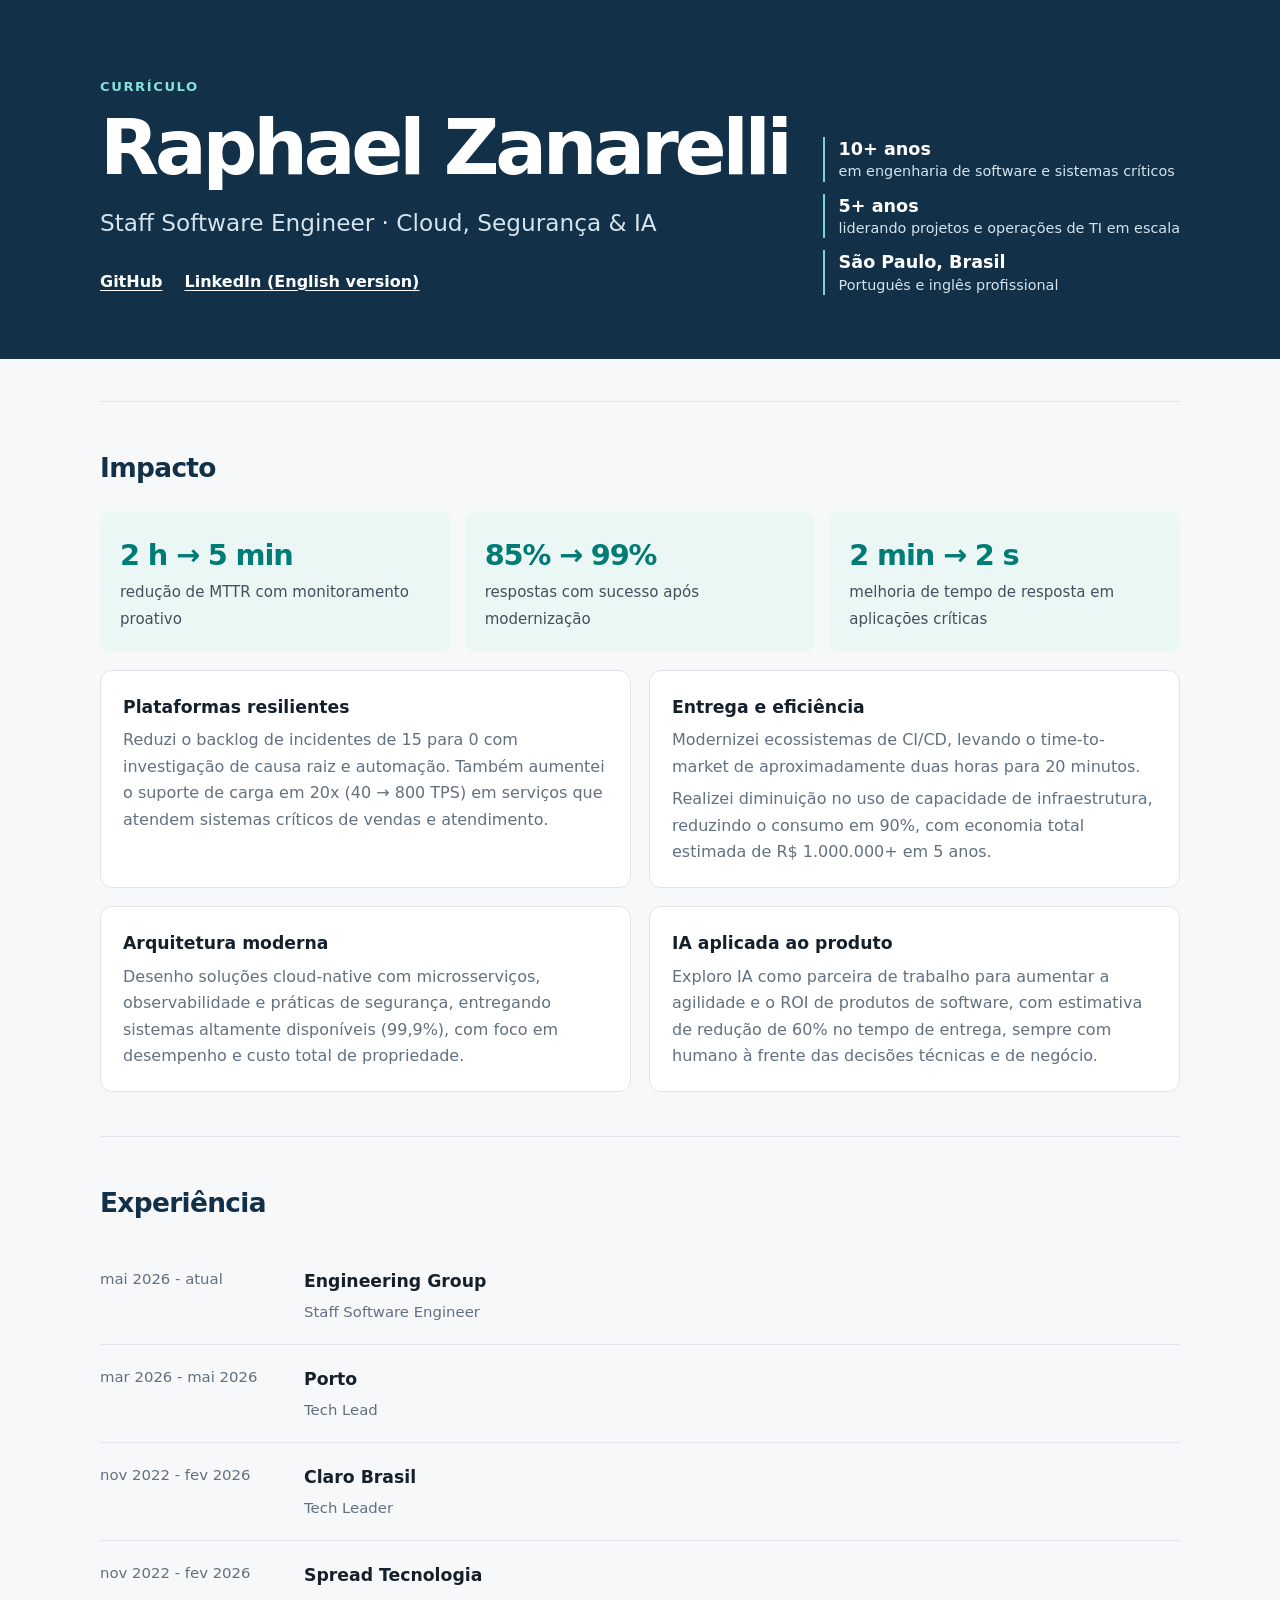
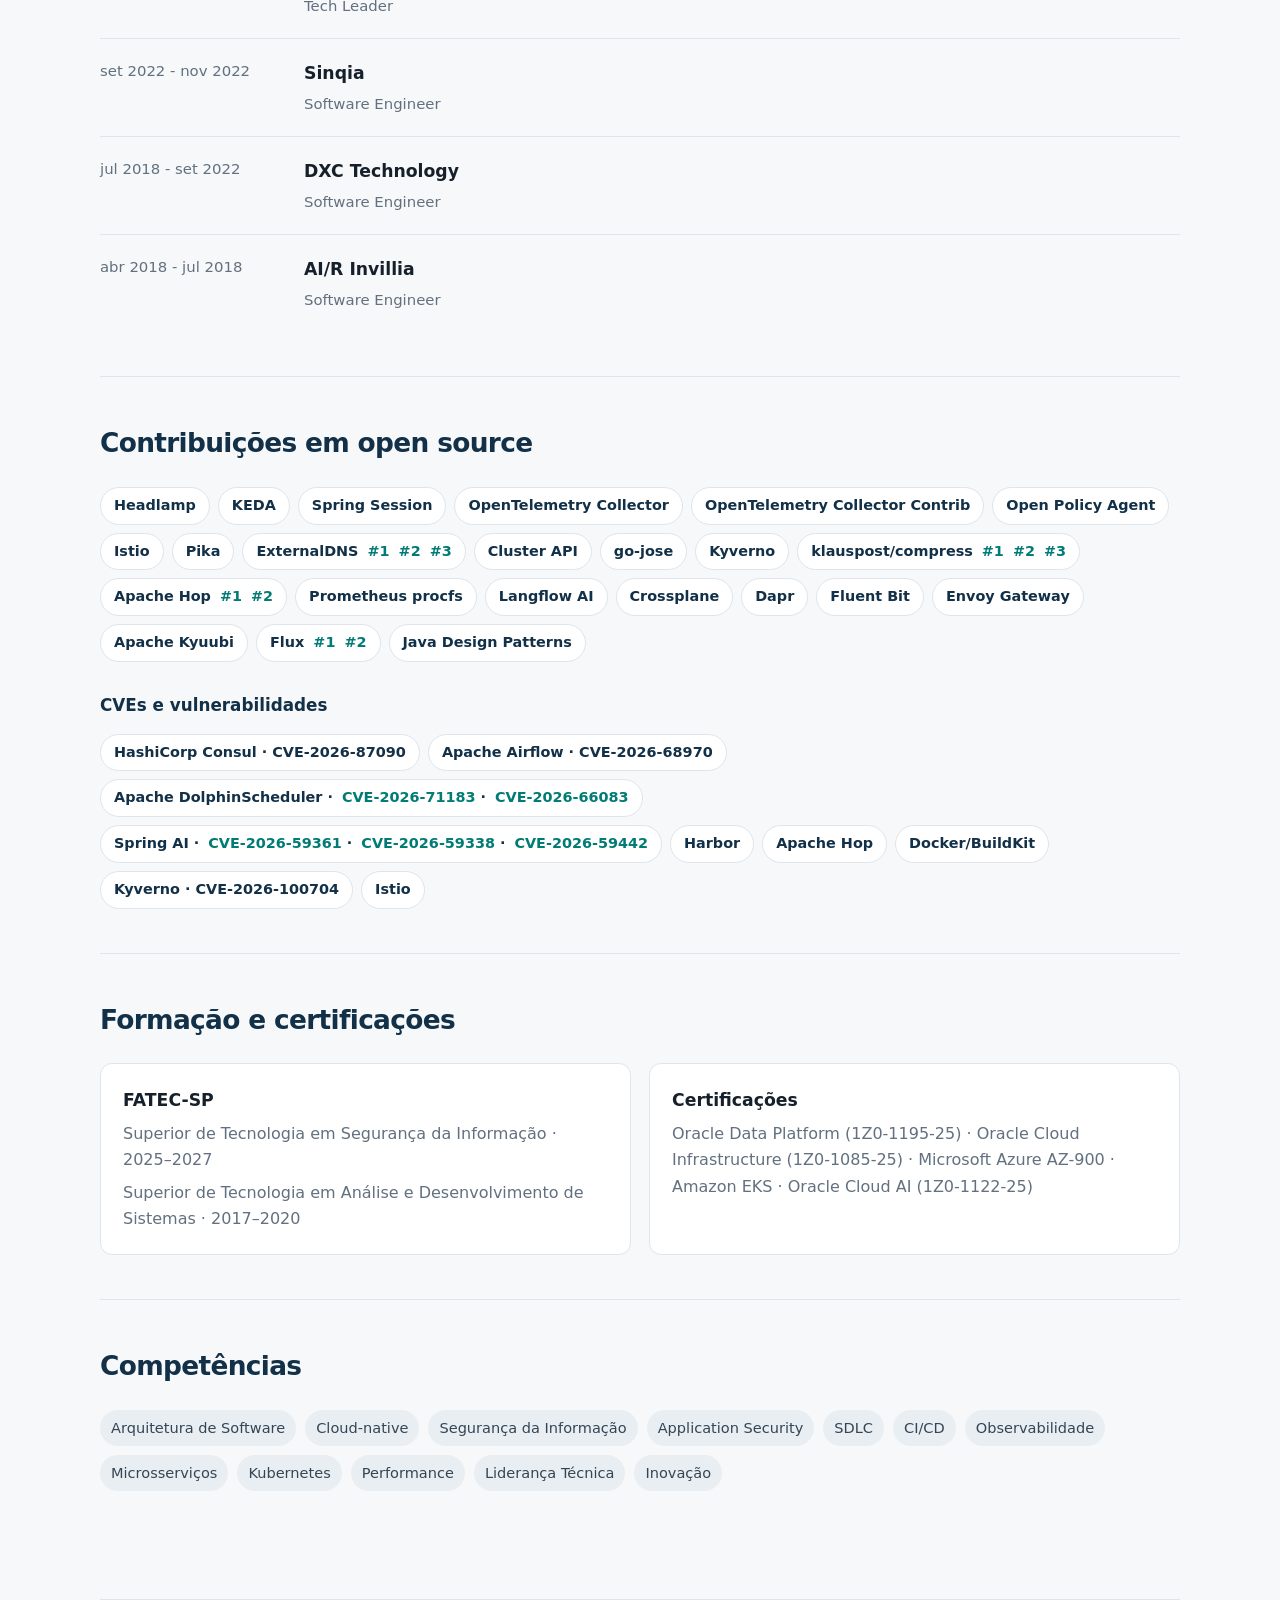
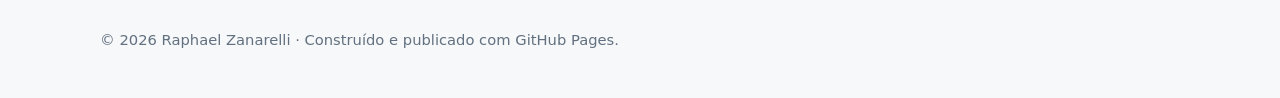
<file: index.html>
<!doctype html>
<html lang="pt-BR">
  <head>
    <meta charset="utf-8">
    <meta name="viewport" content="width=device-width, initial-scale=1">
    <meta name="description" content="Raphael Zanarelli - Staff Software Engineer especializado em Cloud, Segurança e IA.">
    <title>Raphael Zanarelli | Staff Software Engineer</title>
    <style>
      :root { --ink:#16202b; --muted:#62707f; --line:#dfe5eb; --paper:#fff; --ground:#f6f8fa; --accent:#007b75; --navy:#123047; }
      * { box-sizing:border-box; }
      html { scroll-behavior:smooth; }
      body { margin:0; background:var(--ground); color:var(--ink); font:16px/1.65 ui-sans-serif, system-ui, -apple-system, BlinkMacSystemFont, "Segoe UI", sans-serif; }
      a { color:var(--accent); text-decoration-thickness:1px; text-underline-offset:3px; }
      a:hover { color:#005b57; }
      .wrap { width:min(1080px, calc(100% - 40px)); margin:auto; }
      header { background:var(--navy); color:#fff; padding:76px 0 64px; }
      .eyebrow { margin:0 0 12px; color:#86e1d9; font-size:.82rem; font-weight:700; letter-spacing:.12em; text-transform:uppercase; }
      h1 { margin:0; font-size:clamp(2.4rem, 6vw, 4.8rem); letter-spacing:-.055em; line-height:1; }
      .role { margin:18px 0 26px; color:#d5e3ed; font-size:clamp(1.1rem, 2.2vw, 1.45rem); }
      .links { display:flex; flex-wrap:wrap; gap:10px 22px; }
      .links a { color:#fff; font-weight:650; }
      main { padding:42px 0 64px; }
      .head { display:grid; grid-template-columns:1fr auto; gap:32px; align-items:end; }
      .fact { border-left:2px solid #79d4cc; padding-left:14px; margin:0 0 12px; color:#d5e3ed; font-size:.9rem; line-height:1.4; }
      .fact:last-child { margin-bottom:0; }
      .fact strong { display:block; color:#fff; font-size:1.1rem; }
      section { padding:44px 0; border-top:1px solid var(--line); }
      h2 { margin:0 0 22px; color:var(--navy); font-size:1.65rem; letter-spacing:-.025em; }
      h3 { margin:0 0 4px; font-size:1.08rem; }
      .grid { display:grid; grid-template-columns:repeat(2, 1fr); gap:18px; }
      .card { padding:22px; border:1px solid var(--line); border-radius:12px; background:var(--paper); }
      .card p { margin:6px 0 0; color:var(--muted); }
      .metrics { display:grid; grid-template-columns:repeat(3, 1fr); gap:14px; }
      .metric { padding:20px; border-radius:10px; background:#eaf7f5; }
      .metric strong { display:block; color:var(--accent); font-size:1.8rem; letter-spacing:-.04em; }
      .metric span { color:#40515d; font-size:.94rem; line-height:1.35; }
      .timeline { list-style:none; margin:0; padding:0; }
      .timeline li { display:grid; grid-template-columns:180px 1fr; gap:24px; padding:20px 0; border-bottom:1px solid var(--line); }
      .timeline li:last-child { border:0; }
      .date, .meta { color:var(--muted); font-size:.93rem; }
      .timeline p { margin:6px 0 0; }
      .subhead { margin:30px 0 14px; color:var(--navy); font-size:1.05rem; }
      .chips { display:flex; flex-wrap:wrap; gap:8px; }
      .chip { padding:6px 13px; border:1px solid var(--line); border-radius:999px; background:var(--paper); color:var(--navy); font-size:.9rem; font-weight:600; text-decoration:none; }
      .chip a { margin-left:4px; color:var(--accent); font-weight:700; text-decoration:none; }
      .chip a:hover { text-decoration:underline; }
      a.chip:hover { border-color:#75c9c2; box-shadow:0 3px 12px #11364c12; color:var(--navy); }
      .skills { display:flex; flex-wrap:wrap; gap:9px; }
      .skills span { padding:6px 11px; border-radius:999px; background:#e9eef2; color:#344554; font-size:.91rem; }
      footer { padding:28px 0 46px; border-top:1px solid var(--line); color:var(--muted); font-size:.92rem; }
      @media (max-width:720px) { header { padding:55px 0 48px; } .head, .grid { grid-template-columns:1fr; gap:26px; } .metrics { grid-template-columns:1fr; } .timeline li { grid-template-columns:1fr; gap:3px; } }
    </style>
  </head>
  <body>
    <header>
      <div class="wrap head">
        <div>
          <p class="eyebrow">Currículo</p>
          <h1>Raphael Zanarelli</h1>
          <p class="role">Staff Software Engineer · Cloud, Segurança &amp; IA</p>
          <nav class="links" aria-label="Links de contato">
            <a href="https://github.com/zanarellidev">GitHub</a>
            <a href="https://www.linkedin.com/in/raphaelzanarelli/" lang="en">LinkedIn (English version)</a>
          </nav>
        </div>
        <div>
          <p class="fact"><strong>10+ anos</strong> em engenharia de software e sistemas críticos</p>
          <p class="fact"><strong>5+ anos</strong> liderando projetos e operações de TI em escala</p>
          <p class="fact"><strong>São Paulo, Brasil</strong> Português e inglês profissional</p>
        </div>
      </div>
    </header>

    <main class="wrap">
      <section id="impacto">
        <h2>Impacto</h2>
        <div class="metrics">
          <div class="metric"><strong>2 h → 5 min</strong><span>redução de MTTR com monitoramento proativo</span></div>
          <div class="metric"><strong>85% → 99%</strong><span>respostas com sucesso após modernização</span></div>
          <div class="metric"><strong>2 min → 2 s</strong><span>melhoria de tempo de resposta em aplicações críticas</span></div>
        </div>
        <div class="grid" style="margin-top:18px">
          <article class="card"><h3>Plataformas resilientes</h3><p>Reduzi o backlog de incidentes de 15 para 0 com investigação de causa raiz e automação. Também aumentei o suporte de carga em 20x (40 → 800 TPS) em serviços que atendem sistemas críticos de vendas e atendimento.</p></article>
          <article class="card"><h3>Entrega e eficiência</h3><p>Modernizei ecossistemas de CI/CD, levando o time-to-market de aproximadamente duas horas para 20 minutos.</p><p>Realizei diminuição no uso de capacidade de infraestrutura, reduzindo o consumo em 90%, com economia total estimada de R$ 1.000.000+ em 5 anos.</p></article>
          <article class="card"><h3>Arquitetura moderna</h3><p>Desenho soluções cloud-native com microsserviços, observabilidade e práticas de segurança, entregando sistemas altamente disponíveis (99,9%), com foco em desempenho e custo total de propriedade.</p></article>
          <article class="card"><h3>IA aplicada ao produto</h3><p>Exploro IA como parceira de trabalho para aumentar a agilidade e o ROI de produtos de software, com estimativa de redução de 60% no tempo de entrega, sempre com humano à frente das decisões técnicas e de negócio.</p></article>
        </div>
      </section>

      <section id="experiencia">
        <h2>Experiência</h2>
        <ol class="timeline">
          <li><div class="date">mai 2026 - atual</div><div><h3>Engineering Group</h3><div class="meta">Staff Software Engineer</div></div></li>
          <li><div class="date">mar 2026 - mai 2026</div><div><h3>Porto</h3><div class="meta">Tech Lead</div></div></li>
          <li><div class="date">nov 2022 - fev 2026</div><div><h3>Claro Brasil</h3><div class="meta">Tech Leader</div></div></li>
          <li><div class="date">nov 2022 - fev 2026</div><div><h3>Spread Tecnologia</h3><div class="meta">Tech Leader</div></div></li>
          <li><div class="date">set 2022 - nov 2022</div><div><h3>Sinqia</h3><div class="meta">Software Engineer</div></div></li>
          <li><div class="date">jul 2018 - set 2022</div><div><h3>DXC Technology</h3><div class="meta">Software Engineer</div></div></li>
          <li><div class="date">abr 2018 - jul 2018</div><div><h3>AI/R Invillia</h3><div class="meta">Software Engineer</div></div></li>
        </ol>
      </section>

      <section id="open-source">
        <h2>Contribuições em open source</h2>
        <div class="chips">
          <a class="chip" href="https://github.com/kubernetes-sigs/headlamp/pull/7594">Headlamp</a>
          <a class="chip" href="https://github.com/kedacore/keda/pull/8126">KEDA</a>
          <a class="chip" href="https://github.com/spring-projects/spring-session/pull/3884">Spring Session</a>
          <a class="chip" href="https://github.com/open-telemetry/opentelemetry-collector/pull/15679">OpenTelemetry Collector</a>
          <a class="chip" href="https://github.com/open-telemetry/opentelemetry-collector-contrib/pull/50124">OpenTelemetry Collector Contrib</a>
          <a class="chip" href="https://github.com/open-policy-agent/opa/pull/8962">Open Policy Agent</a>
          <a class="chip" href="https://github.com/istio/istio/pull/61024">Istio</a>
          <a class="chip" href="https://github.com/pika/pika/pull/1697">Pika</a>
          <span class="chip">ExternalDNS <a href="https://github.com/kubernetes-sigs/external-dns/pull/6611">#1</a> <a href="https://github.com/kubernetes-sigs/external-dns/pull/6644">#2</a> <a href="https://github.com/kubernetes-sigs/external-dns/pull/6694">#3</a></span>
          <a class="chip" href="https://github.com/kubernetes-sigs/cluster-api/pull/14022">Cluster API</a>
          <a class="chip" href="https://github.com/go-jose/go-jose/pull/279">go-jose</a>
          <a class="chip" href="https://github.com/kyverno/website/pull/2118">Kyverno</a>
          <span class="chip">klauspost/compress <a href="https://github.com/klauspost/compress/pull/1182">#1</a> <a href="https://github.com/klauspost/compress/pull/1183">#2</a> <a href="https://github.com/klauspost/compress/pull/1184">#3</a></span>
          <span class="chip">Apache Hop <a href="https://github.com/apache/hop/pull/8094">#1</a> <a href="https://github.com/apache/hop/pull/8027">#2</a></span>
          <a class="chip" href="https://github.com/prometheus/procfs/pull/855">Prometheus procfs</a>
          <a class="chip" href="https://github.com/langflow-ai/langflow/pull/14758">Langflow AI</a>
          <a class="chip" href="https://github.com/crossplane/docs/pull/1130">Crossplane</a>
          <a class="chip" href="https://github.com/dapr/dapr/pull/10307">Dapr</a>
          <a class="chip" href="https://github.com/fluent/fluent-bit/pull/12222">Fluent Bit</a>
          <a class="chip" href="https://github.com/envoyproxy/gateway/pull/9634">Envoy Gateway</a>
          <a class="chip" href="https://github.com/apache/kyuubi/commit/3bc223dbec2ace1692ba22769404c9dd329981ed">Apache Kyuubi</a>
          <span class="chip">Flux <a href="https://github.com/fluxcd/notification-controller/pull/1357">#1</a> <a href="https://github.com/fluxcd/notification-controller/pull/1358">#2</a></span>
          <a class="chip" href="https://github.com/iluwatar/java-design-patterns/pull/3583">Java Design Patterns</a>
        </div>

        <h3 class="subhead">CVEs e vulnerabilidades</h3>
        <div class="chips">
          <a class="chip" href="https://discuss.hashicorp.com/t/hcsec-2026-34-consul-vulnerable-to-an-authorization-bypass-in-the-catalog-node-write-path/77736">HashiCorp Consul · CVE-2026-87090</a>
          <a class="chip" href="https://github.com/advisories/GHSA-f3c2-j7g8-vpp8">Apache Airflow · CVE-2026-68970</a>
          <span class="chip">Apache DolphinScheduler · <a href="https://www.cve.org/CVERecord?id=CVE-2026-71183">CVE-2026-71183</a> · <a href="https://www.cve.org/CVERecord?id=CVE-2026-66083">CVE-2026-66083</a></span>
          <span class="chip">Spring AI · <a href="https://spring.io/security/cve-2026-59361">CVE-2026-59361</a> · <a href="https://spring.io/security/cve-2026-59338">CVE-2026-59338</a> · <a href="https://spring.io/security/cve-2026-59442">CVE-2026-59442</a></span>
          <div class="chip" title="Report aceito; divulgação pública pendente">Harbor</div>
          <div class="chip">Apache Hop</div>
          <div class="chip">Docker/BuildKit</div>
          <a class="chip" href="https://www.cve.org/CVERecord?id=CVE-2026-100704">Kyverno · CVE-2026-100704</a>
          <a class="chip" href="https://istio.io/latest/news/releases/1.31.x/announcing-1.31.1/">Istio</a>
        </div>
      </section>

      <section id="formacao">
        <h2>Formação e certificações</h2>
        <div class="grid">
          <article class="card"><h3>FATEC-SP</h3><p>Superior de Tecnologia em Segurança da Informação · 2025–2027</p><p>Superior de Tecnologia em Análise e Desenvolvimento de Sistemas · 2017–2020</p></article>
          <article class="card"><h3>Certificações</h3><p>Oracle Data Platform (1Z0-1195-25) · Oracle Cloud Infrastructure (1Z0-1085-25) · Microsoft Azure AZ-900 · Amazon EKS · Oracle Cloud AI (1Z0-1122-25)</p></article>
        </div>
      </section>

      <section id="competencias">
        <h2>Competências</h2>
        <div class="skills"><span>Arquitetura de Software</span><span>Cloud-native</span><span>Segurança da Informação</span><span>Application Security</span><span>SDLC</span><span>CI/CD</span><span>Observabilidade</span><span>Microsserviços</span><span>Kubernetes</span><span>Performance</span><span>Liderança Técnica</span><span>Inovação</span></div>
      </section>
    </main>
    <footer class="wrap">© 2026 Raphael Zanarelli · Construído e publicado com GitHub Pages.</footer>
  </body>
</html>
</file>
